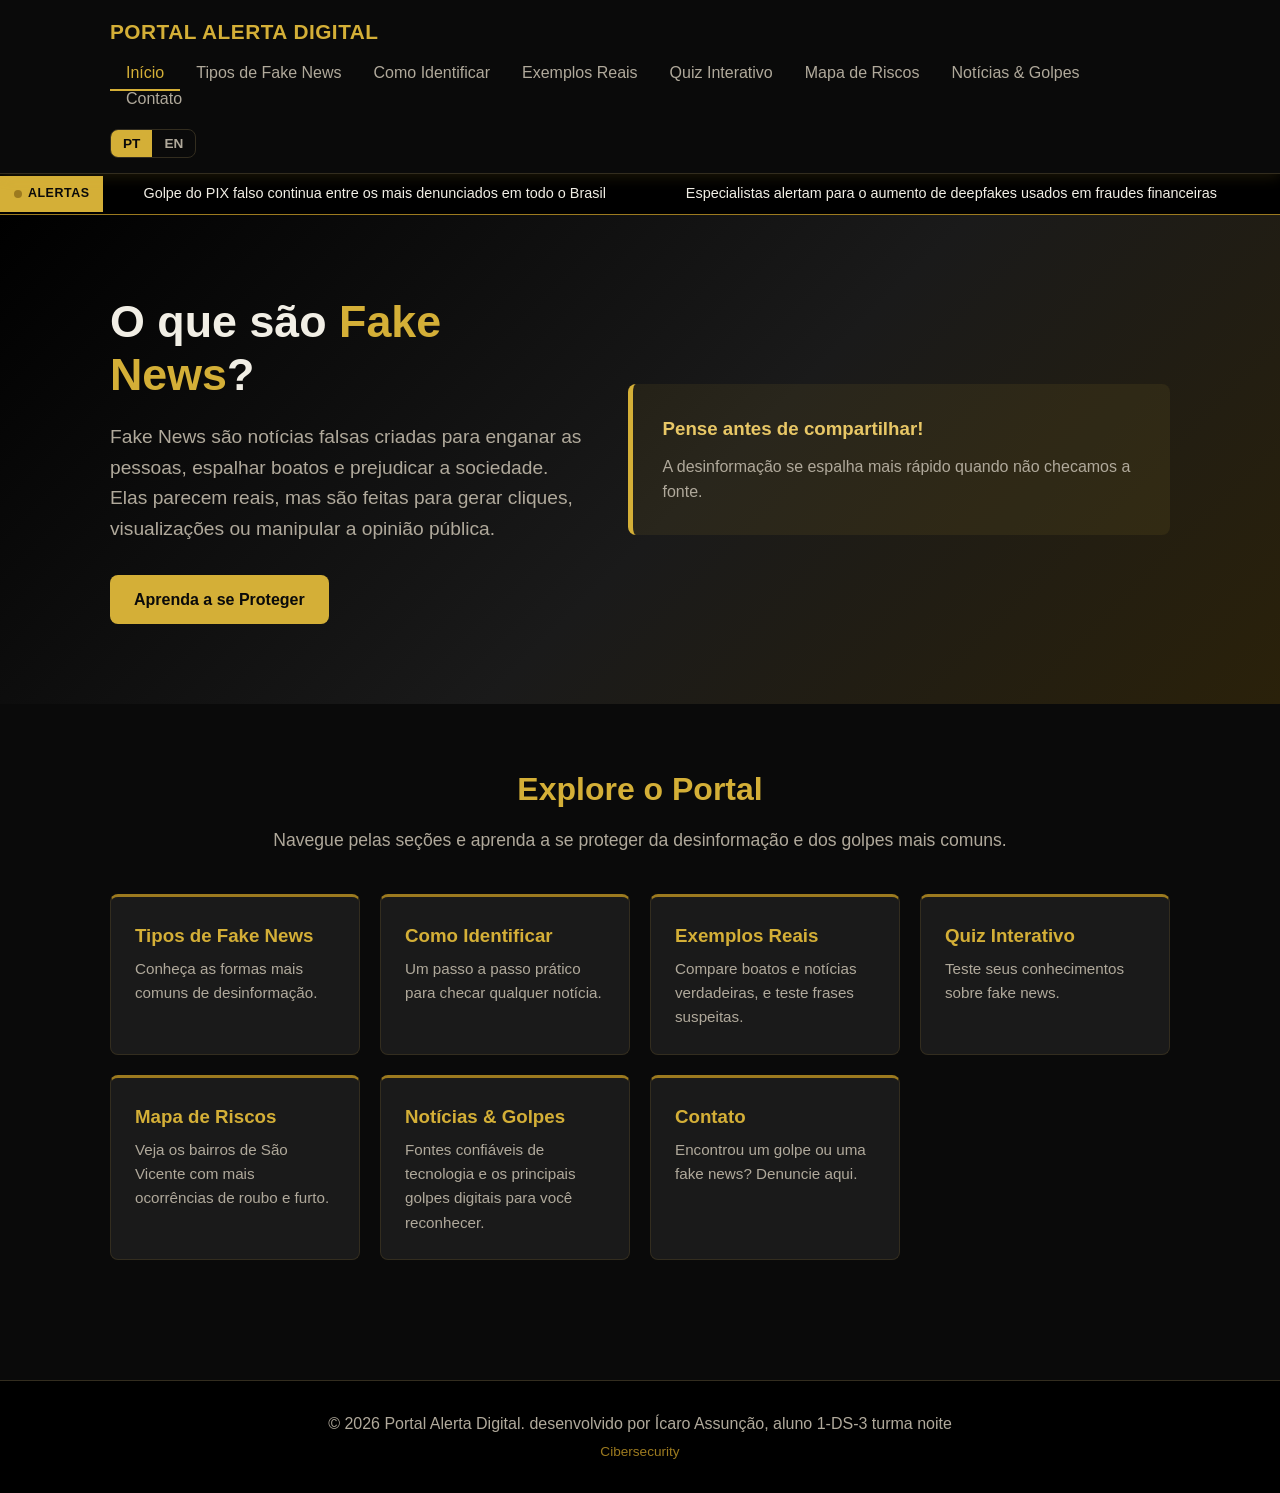
<file: index.html>
<!DOCTYPE html>
<html lang="pt-BR">
<head>
    <meta charset="UTF-8">
    <meta name="viewport" content="width=device-width, initial-scale=1.0">
    <title>Portal Alerta Digital - Contra as Fake News</title>
    <link rel="stylesheet" href="styles.css">
</head>
<body>

    <header class="main-header">
        <div class="container header-container">
            <a href="index.html" class="logo">PORTAL ALERTA DIGITAL</a>
            <div class="nav-right">
                <nav class="main-nav">
                    <ul>
                        <li><a href="index.html" data-i18n="nav.home">Início</a></li>
                        <li><a href="tipos.html" data-i18n="nav.types">Tipos de Fake News</a></li>
                        <li><a href="identificar.html" data-i18n="nav.identify">Como Identificar</a></li>
                        <li><a href="exemplos.html" data-i18n="nav.examples">Exemplos Reais</a></li>
                        <li><a href="quiz.html" data-i18n="nav.quiz">Quiz Interativo</a></li>
                        <li><a href="mapa.html" data-i18n="nav.map">Mapa de Riscos</a></li>
                        <li><a href="noticias.html" data-i18n="nav.news">Notícias &amp; Golpes</a></li>
                        <li><a href="contato.html" data-i18n="nav.contact">Contato</a></li>
                    </ul>
                </nav>
                <div class="lang-switch">
                    <button data-lang="pt" type="button">PT</button>
                    <button data-lang="en" type="button">EN</button>
                </div>
            </div>
        </div>
    </header>

    <div class="news-ticker" id="news-ticker">
        <div class="ticker-label">
            <span class="ticker-dot" id="ticker-dot"></span>
            <span id="ticker-label-text">AO VIVO</span>
        </div>
        <div class="ticker-viewport">
            <div class="ticker-track" id="ticker-track"></div>
        </div>
    </div>

    <section id="home" class="hero-section">
        <div class="container hero-container">
            <div class="hero-text">
                <h1>
                    <span data-i18n="home.heroPart1">O que são</span>
                    <span class="highlight" data-i18n="home.heroHighlight">Fake News</span><span data-i18n="home.heroQuestion">?</span>
                </h1>
                <p data-i18n="home.heroParagraph">Fake News são notícias falsas criadas para enganar as pessoas, espalhar boatos e prejudicar a sociedade. Elas parecem reais, mas são feitas para gerar cliques, visualizações ou manipular a opinião pública.</p>
                <a href="identificar.html" class="btn-primary" data-i18n="home.heroCta">Aprenda a se Proteger</a>
            </div>
            <div class="hero-badge">
                <div class="badge-content">
                    <h3 data-i18n="home.badgeTitle">Pense antes de compartilhar!</h3>
                    <p data-i18n="home.badgeText">A desinformação se espalha mais rápido quando não checamos a fonte.</p>
                </div>
            </div>
        </div>
    </section>

    <section class="section-padding">
        <div class="container">
            <h2 class="section-title" data-i18n="home.exploreTitle">Explore o Portal</h2>
            <p class="section-subtitle" data-i18n="home.exploreSubtitle">Navegue pelas seções e aprenda a se proteger da desinformação e dos golpes mais comuns.</p>

            <div class="quick-links">
                <a href="tipos.html" class="quick-link-card">
                    <h3 data-i18n="qlc.types.title">Tipos de Fake News</h3>
                    <p data-i18n="qlc.types.desc">Conheça as formas mais comuns de desinformação.</p>
                </a>
                <a href="identificar.html" class="quick-link-card">
                    <h3 data-i18n="qlc.identify.title">Como Identificar</h3>
                    <p data-i18n="qlc.identify.desc">Um passo a passo prático para checar qualquer notícia.</p>
                </a>
                <a href="exemplos.html" class="quick-link-card">
                    <h3 data-i18n="qlc.examples.title">Exemplos Reais</h3>
                    <p data-i18n="qlc.examples.desc">Compare boatos e notícias verdadeiras, e teste frases suspeitas.</p>
                </a>
                <a href="quiz.html" class="quick-link-card">
                    <h3 data-i18n="qlc.quiz.title">Quiz Interativo</h3>
                    <p data-i18n="qlc.quiz.desc">Teste seus conhecimentos sobre fake news.</p>
                </a>
                <a href="mapa.html" class="quick-link-card">
                    <h3 data-i18n="qlc.map.title">Mapa de Riscos</h3>
                    <p data-i18n="qlc.map.desc">Veja os bairros de São Vicente com mais ocorrências de roubo e furto.</p>
                </a>
                <a href="noticias.html" class="quick-link-card">
                    <h3 data-i18n="qlc.news.title">Notícias & Golpes</h3>
                    <p data-i18n="qlc.news.desc">Fontes confiáveis de tecnologia e os principais golpes digitais para você reconhecer.</p>
                </a>
                <a href="contato.html" class="quick-link-card">
                    <h3 data-i18n="qlc.contact.title">Contato</h3>
                    <p data-i18n="qlc.contact.desc">Encontrou um golpe ou uma fake news? Denuncie aqui.</p>
                </a>
            </div>
        </div>
    </section>

    <footer class="main-footer">
        <div class="container">
            <p data-i18n="footer.credit">© 2026 Portal Alerta Digital. desenvolvido por Ícaro Assunção, aluno 1-DS-3 turma noite</p>
            <p class="footer-sub">Cibersecurity</p>
        </div>
    </footer>

    <script src="i18n.js"></script>
    <script src="script.js"></script>
    <script src="news-ticker.js"></script>
</body>
</html>
</file>
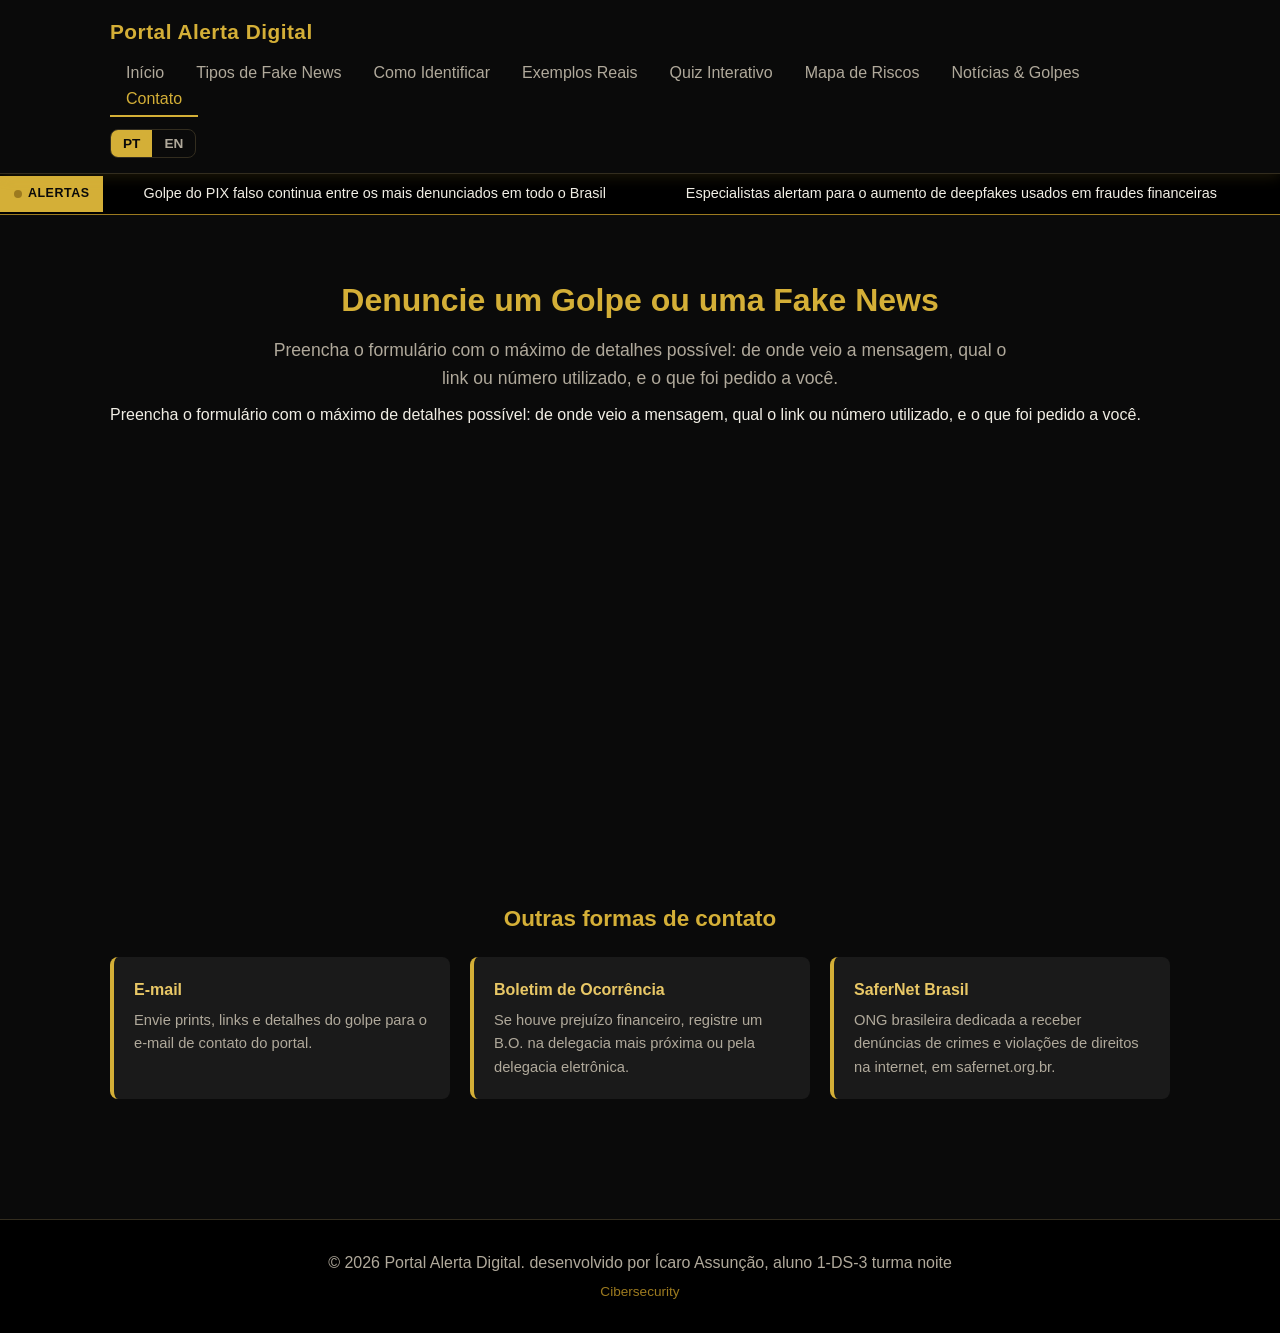
<file: contato.html>
<!DOCTYPE html>
<html lang="pt-BR">
<head>
    <meta charset="UTF-8">
    <meta name="viewport" content="width=device-width, initial-scale=1.0">
    <title>Contato e Denúncias - Portal Alerta Digital</title>
    <link rel="stylesheet" href="styles.css">
</head>
<body>

    <header class="main-header">
        <div class="container header-container">
            <a href="index.html" class="logo">Portal Alerta Digital</a>
            <div class="nav-right">
                <nav class="main-nav">
                    <ul>
                        <li><a href="index.html" data-i18n="nav.home">Início</a></li>
                        <li><a href="tipos.html" data-i18n="nav.types">Tipos de Fake News</a></li>
                        <li><a href="identificar.html" data-i18n="nav.identify">Como Identificar</a></li>
                        <li><a href="exemplos.html" data-i18n="nav.examples">Exemplos Reais</a></li>
                        <li><a href="quiz.html" data-i18n="nav.quiz">Quiz Interativo</a></li>
                        <li><a href="mapa.html" data-i18n="nav.map">Mapa de Riscos</a></li>
                        <li><a href="noticias.html" data-i18n="nav.news">Notícias &amp; Golpes</a></li>
                        <li><a href="contato.html" data-i18n="nav.contact">Contato</a></li>
                    </ul>
                </nav>
                <div class="lang-switch">
                    <button data-lang="pt" type="button">PT</button>
                    <button data-lang="en" type="button">EN</button>
                </div>
            </div>
        </div>
    </header>

    <div class="news-ticker" id="news-ticker">
        <div class="ticker-label">
            <span class="ticker-dot" id="ticker-dot"></span>
            <span id="ticker-label-text">AO VIVO</span>
        </div>
        <div class="ticker-viewport">
            <div class="ticker-track" id="ticker-track"></div>
        </div>
    </div>

    <section class="section-padding">
        <div class="container">
            <h2 class="section-title" data-i18n="contact.title">Denuncie um Golpe ou uma Fake News</h2>
            <p class="section-subtitle contact-intro" data-i18n="contact.subtitle">Preencha o formulário com o máximo de detalhes possível: de onde veio a mensagem, qual o link ou número utilizado, e o que foi pedido a você.</p>

        <title">Preencha o formulário com o máximo de detalhes possível: de onde veio a mensagem, qual o link ou número utilizado, e o que foi pedido a você.</p>

        
<iframe src="https://docs.google.com/forms/d/e/1FAIpQLSe-Jrm7P-BhrTfNwc4TquSmMSk2Nc-zAunF0l-q6Q7BkAdaPQ/viewform?embedded=true" width="640" height="421" frameborder="0" marginheight="0" marginwidth="0">Carregando…</iframe>


            <h3 class="contact-alt-title" data-i18n="contact.altTitle">Outras formas de contato</h3>
            <div class="tips-grid">
                <div class="tip-card">
                    <h4 data-i18n="contact.alt1.title">E-mail</h4>
                    <p data-i18n="contact.alt1.desc">Envie prints, links e detalhes do golpe para o e-mail de contato do portal.</p>
                </div>
                <div class="tip-card">
                    <h4 data-i18n="contact.alt2.title">Boletim de Ocorrência</h4>
                    <p data-i18n="contact.alt2.desc">Se houve prejuízo financeiro, registre um B.O. na delegacia mais próxima ou pela delegacia eletrônica.</p>
                </div>
                <div class="tip-card">
                    <h4 data-i18n="contact.alt3.title">SaferNet Brasil</h4>
                    <p data-i18n="contact.alt3.desc">ONG brasileira dedicada a receber denúncias de crimes e violações de direitos na internet, em safernet.org.br.</p>
                </div>
            </div>
        </div>
    </section>

    <footer class="main-footer">
        <div class="container">
            <p data-i18n="footer.credit">© 2026 Portal Alerta Digital. desenvolvido por Ícaro Assunção, aluno 1-DS-3 turma noite</p>
            <p class="footer-sub">Cibersecurity</p>
        </div>
    </footer>

    <script src="i18n.js"></script>
    <script src="script.js"></script>
    <script src="news-ticker.js"></script>
</body>
</html>
</file>
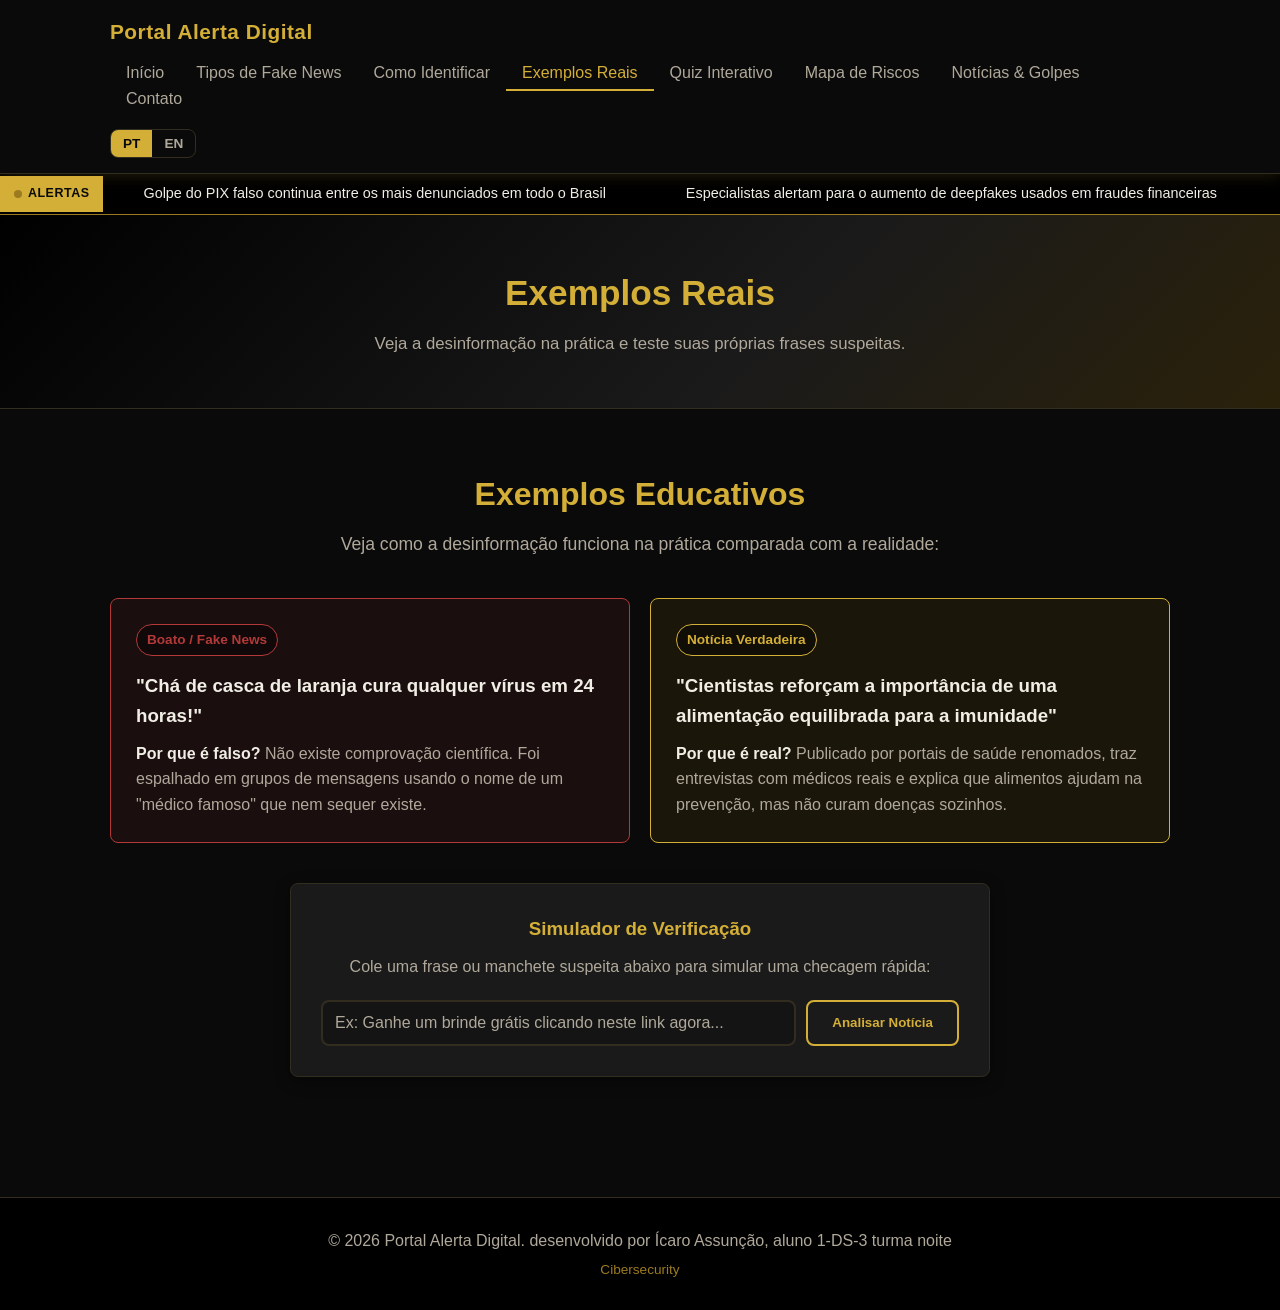
<file: exemplos.html>
<!DOCTYPE html>
<html lang="pt-BR">
<head>
    <meta charset="UTF-8">
    <meta name="viewport" content="width=device-width, initial-scale=1.0">
    <title>Exemplos Reais - Portal Alerta Digital</title>
    <link rel="stylesheet" href="styles.css">
</head>
<body>

    <header class="main-header">
        <div class="container header-container">
            <a href="index.html" class="logo">Portal Alerta Digital</a>
            <div class="nav-right">
                <nav class="main-nav">
                    <ul>
                        <li><a href="index.html" data-i18n="nav.home">Início</a></li>
                        <li><a href="tipos.html" data-i18n="nav.types">Tipos de Fake News</a></li>
                        <li><a href="identificar.html" data-i18n="nav.identify">Como Identificar</a></li>
                        <li><a href="exemplos.html" data-i18n="nav.examples">Exemplos Reais</a></li>
                        <li><a href="quiz.html" data-i18n="nav.quiz">Quiz Interativo</a></li>
                        <li><a href="mapa.html" data-i18n="nav.map">Mapa de Riscos</a></li>
                        <li><a href="noticias.html" data-i18n="nav.news">Notícias &amp; Golpes</a></li>
                        <li><a href="contato.html" data-i18n="nav.contact">Contato</a></li>
                    </ul>
                </nav>
                <div class="lang-switch">
                    <button data-lang="pt" type="button">PT</button>
                    <button data-lang="en" type="button">EN</button>
                </div>
            </div>
        </div>
    </header>

    <div class="news-ticker" id="news-ticker">
        <div class="ticker-label">
            <span class="ticker-dot" id="ticker-dot"></span>
            <span id="ticker-label-text">AO VIVO</span>
        </div>
        <div class="ticker-viewport">
            <div class="ticker-track" id="ticker-track"></div>
        </div>
    </div>

    <section class="page-hero">
        <div class="container">
            <h1 data-i18n="examples.heroTitle">Exemplos Reais</h1>
            <p data-i18n="examples.heroSubtitle">Veja a desinformação na prática e teste suas próprias frases suspeitas.</p>
        </div>
    </section>

    <section class="section-padding">
        <div class="container">
            <h2 class="section-title" data-i18n="examples.title">Exemplos Educativos</h2>
            <p class="section-subtitle" data-i18n="examples.subtitle">Veja como a desinformação funciona na prática comparada com a realidade:</p>

            <div class="comparison-container">
                <div class="comparison-box fake">
                    <div class="box-badge" data-i18n="examples.fakeBadge">Boato / Fake News</div>
                    <h3 data-i18n="examples.fakeTitle">"Chá de casca de laranja cura qualquer vírus em 24 horas!"</h3>
                    <p><strong data-i18n="examples.fakeWhy">Por que é falso?</strong> <span data-i18n="examples.fakeDesc">Não existe comprovação científica. Foi espalhado em grupos de mensagens usando o nome de um "médico famoso" que nem sequer existe.</span></p>
                </div>
                <div class="comparison-box real">
                    <div class="box-badge" data-i18n="examples.realBadge">Notícia Verdadeira</div>
                    <h3 data-i18n="examples.realTitle">"Cientistas reforçam a importância de uma alimentação equilibrada para a imunidade"</h3>
                    <p><strong data-i18n="examples.realWhy">Por que é real?</strong> <span data-i18n="examples.realDesc">Publicado por portais de saúde renomados, traz entrevistas com médicos reais e explica que alimentos ajudam na prevenção, mas não curam doenças sozinhos.</span></p>
                </div>
            </div>

            <div class="checker-tool">
                <h3 data-i18n="examples.checkerTitle">Simulador de Verificação</h3>
                <p data-i18n="examples.checkerText">Cole uma frase ou manchete suspeita abaixo para simular uma checagem rápida:</p>
                <div class="checker-input-group">
                    <input type="text" id="news-input" data-i18n-placeholder="examples.checkerPlaceholder" placeholder="Ex: Ganhe um brinde grátis clicando neste link agora...">
                    <button onclick="simularVerificacao()" class="btn-accent" data-i18n="examples.checkerButton">Analisar Notícia</button>
                </div>
                <div id="checker-result" class="checker-result-box hidden"></div>
            </div>
        </div>
    </section>

    <footer class="main-footer">
        <div class="container">
            <p data-i18n="footer.credit">© 2026 Portal Alerta Digital. desenvolvido por Ícaro Assunção, aluno 1-DS-3 turma noite</p>
            <p class="footer-sub">Cibersecurity</p>
        </div>
    </footer>

    <script src="i18n.js"></script>
    <script src="script.js"></script>
    <script src="news-ticker.js"></script>
</body>
</html>
</file>
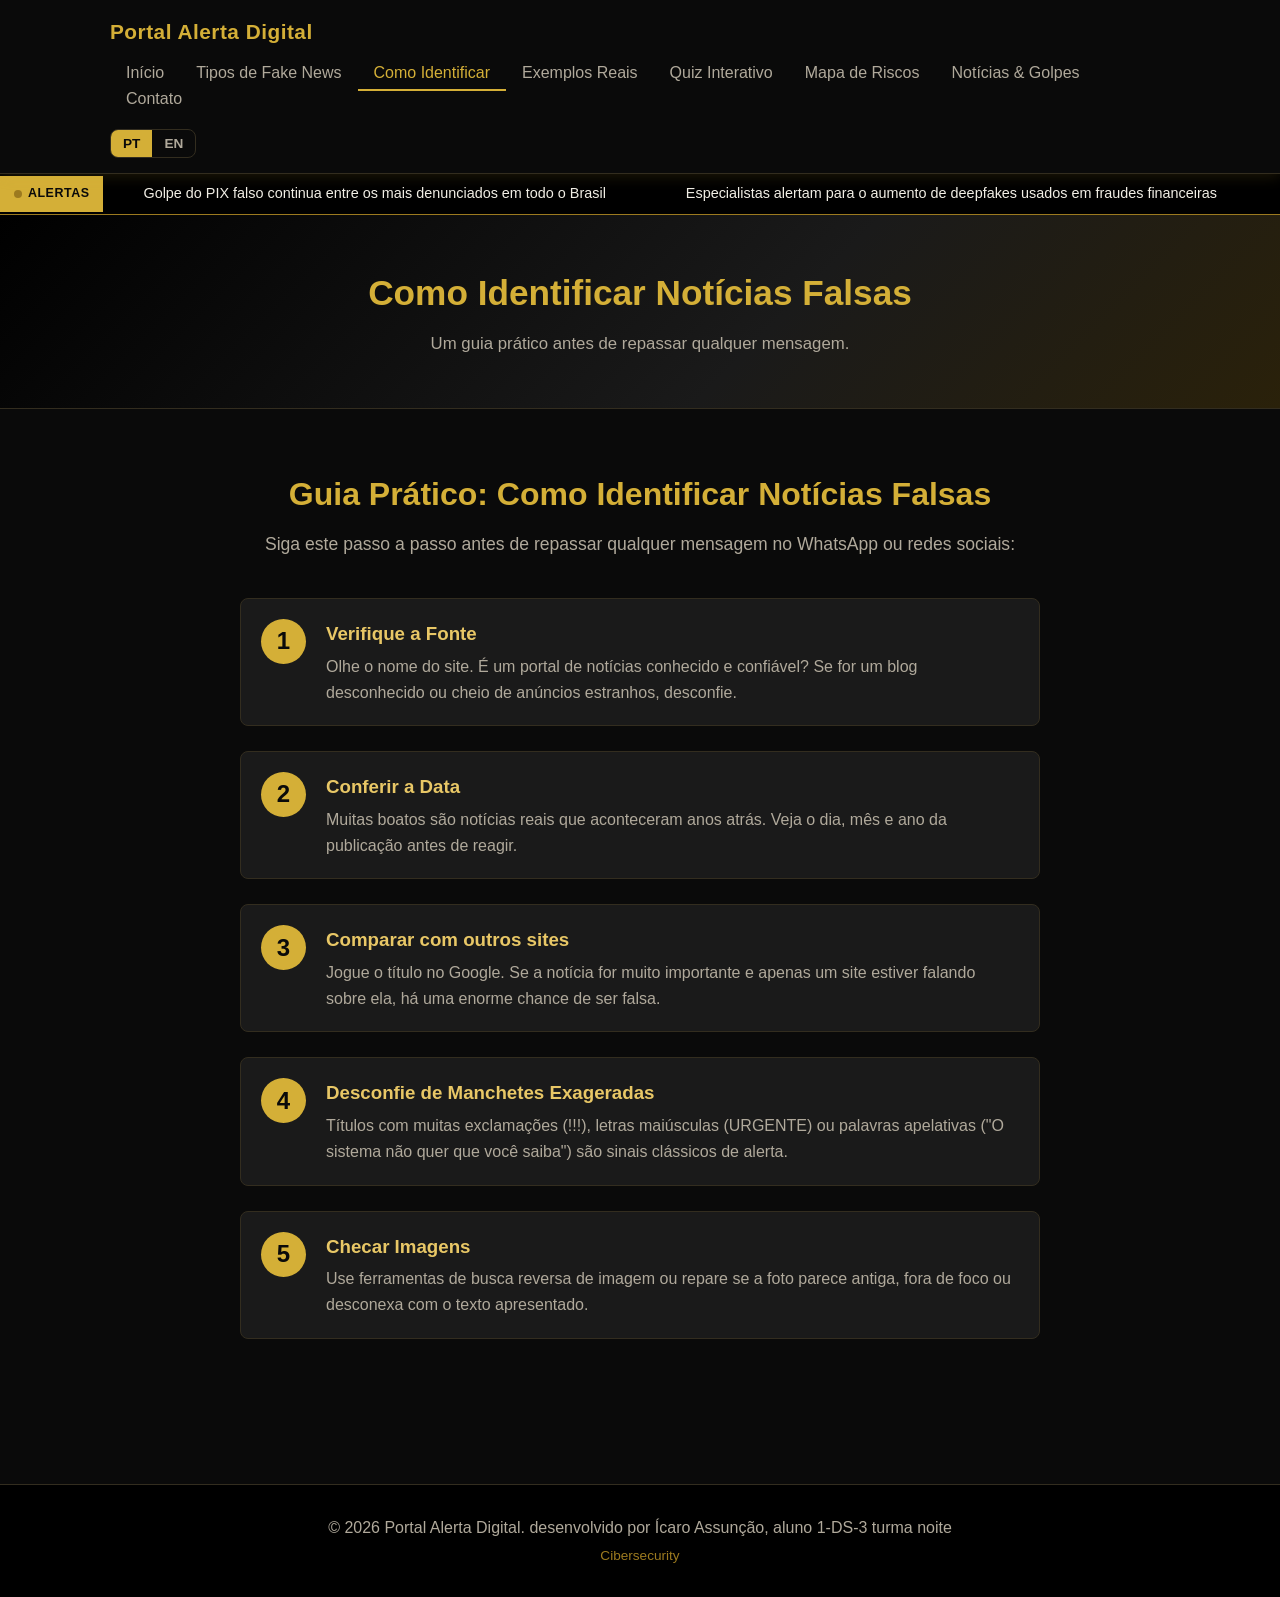
<file: identificar.html>
<!DOCTYPE html>
<html lang="pt-BR">
<head>
    <meta charset="UTF-8">
    <meta name="viewport" content="width=device-width, initial-scale=1.0">
    <title>Como Identificar Fake News - Portal Alerta Digital</title>
    <link rel="stylesheet" href="styles.css">
</head>
<body>

    <header class="main-header">
        <div class="container header-container">
            <a href="index.html" class="logo">Portal Alerta Digital</a>
            <div class="nav-right">
                <nav class="main-nav">
                    <ul>
                        <li><a href="index.html" data-i18n="nav.home">Início</a></li>
                        <li><a href="tipos.html" data-i18n="nav.types">Tipos de Fake News</a></li>
                        <li><a href="identificar.html" data-i18n="nav.identify">Como Identificar</a></li>
                        <li><a href="exemplos.html" data-i18n="nav.examples">Exemplos Reais</a></li>
                        <li><a href="quiz.html" data-i18n="nav.quiz">Quiz Interativo</a></li>
                        <li><a href="mapa.html" data-i18n="nav.map">Mapa de Riscos</a></li>
                        <li><a href="noticias.html" data-i18n="nav.news">Notícias &amp; Golpes</a></li>
                        <li><a href="contato.html" data-i18n="nav.contact">Contato</a></li>
                    </ul>
                </nav>
                <div class="lang-switch">
                    <button data-lang="pt" type="button">PT</button>
                    <button data-lang="en" type="button">EN</button>
                </div>
            </div>
        </div>
    </header>

    <div class="news-ticker" id="news-ticker">
        <div class="ticker-label">
            <span class="ticker-dot" id="ticker-dot"></span>
            <span id="ticker-label-text">AO VIVO</span>
        </div>
        <div class="ticker-viewport">
            <div class="ticker-track" id="ticker-track"></div>
        </div>
    </div>

    <section class="page-hero">
        <div class="container">
            <h1 data-i18n="identify.heroTitle">Como Identificar Notícias Falsas</h1>
            <p data-i18n="identify.heroSubtitle">Um guia prático antes de repassar qualquer mensagem.</p>
        </div>
    </section>

    <section class="section-padding">
        <div class="container">
            <h2 class="section-title" data-i18n="identify.title">Guia Prático: Como Identificar Notícias Falsas</h2>
            <p class="section-subtitle" data-i18n="identify.subtitle">Siga este passo a passo antes de repassar qualquer mensagem no WhatsApp ou redes sociais:</p>

            <div class="steps-container">
                <div class="step-item">
                    <div class="step-number">1</div>
                    <div class="step-content">
                        <h3 data-i18n="identify.step1.title">Verifique a Fonte</h3>
                        <p data-i18n="identify.step1.desc">Olhe o nome do site. É um portal de notícias conhecido e confiável? Se for um blog desconhecido ou cheio de anúncios estranhos, desconfie.</p>
                    </div>
                </div>

                <div class="step-item">
                    <div class="step-number">2</div>
                    <div class="step-content">
                        <h3 data-i18n="identify.step2.title">Conferir a Data</h3>
                        <p data-i18n="identify.step2.desc">Muitas boatos são notícias reais que aconteceram anos atrás. Veja o dia, mês e ano da publicação antes de reagir.</p>
                    </div>
                </div>

                <div class="step-item">
                    <div class="step-number">3</div>
                    <div class="step-content">
                        <h3 data-i18n="identify.step3.title">Comparar com outros sites</h3>
                        <p data-i18n="identify.step3.desc">Jogue o título no Google. Se a notícia for muito importante e apenas um site estiver falando sobre ela, há uma enorme chance de ser falsa.</p>
                    </div>
                </div>

                <div class="step-item">
                    <div class="step-number">4</div>
                    <div class="step-content">
                        <h3 data-i18n="identify.step4.title">Desconfie de Manchetes Exageradas</h3>
                        <p data-i18n="identify.step4.desc">Títulos com muitas exclamações (!!!), letras maiúsculas (URGENTE) ou palavras apelativas ("O sistema não quer que você saiba") são sinais clássicos de alerta.</p>
                    </div>
                </div>

                <div class="step-item">
                    <div class="step-number">5</div>
                    <div class="step-content">
                        <h3 data-i18n="identify.step5.title">Checar Imagens</h3>
                        <p data-i18n="identify.step5.desc">Use ferramentas de busca reversa de imagem ou repare se a foto parece antiga, fora de foco ou desconexa com o texto apresentado.</p>
                    </div>
                </div>
            </div>
        </div>
    </section>

    <footer class="main-footer">
        <div class="container">
            <p data-i18n="footer.credit">© 2026 Portal Alerta Digital. desenvolvido por Ícaro Assunção, aluno 1-DS-3 turma noite</p>
            <p class="footer-sub">Cibersecurity</p>
        </div>
    </footer>

    <script src="i18n.js"></script>
    <script src="script.js"></script>
    <script src="news-ticker.js"></script>
</body>
</html>
</file>
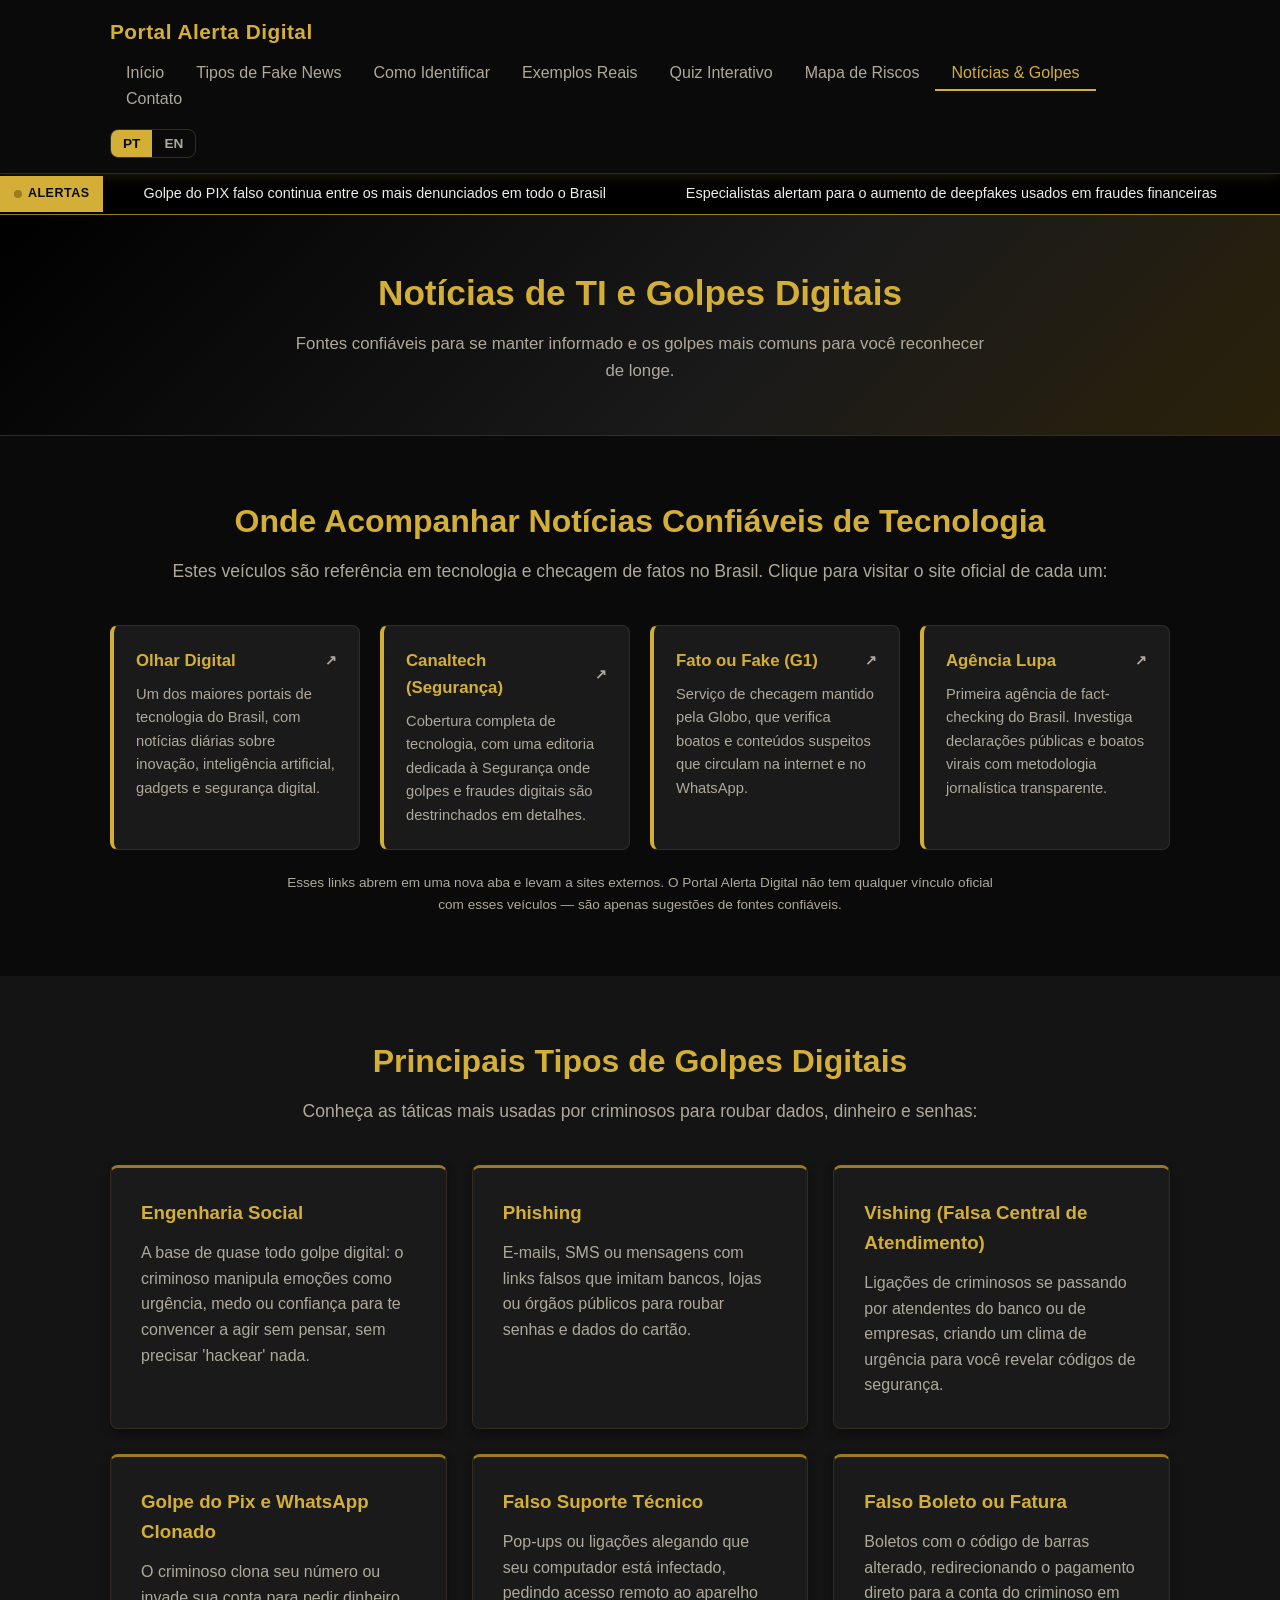
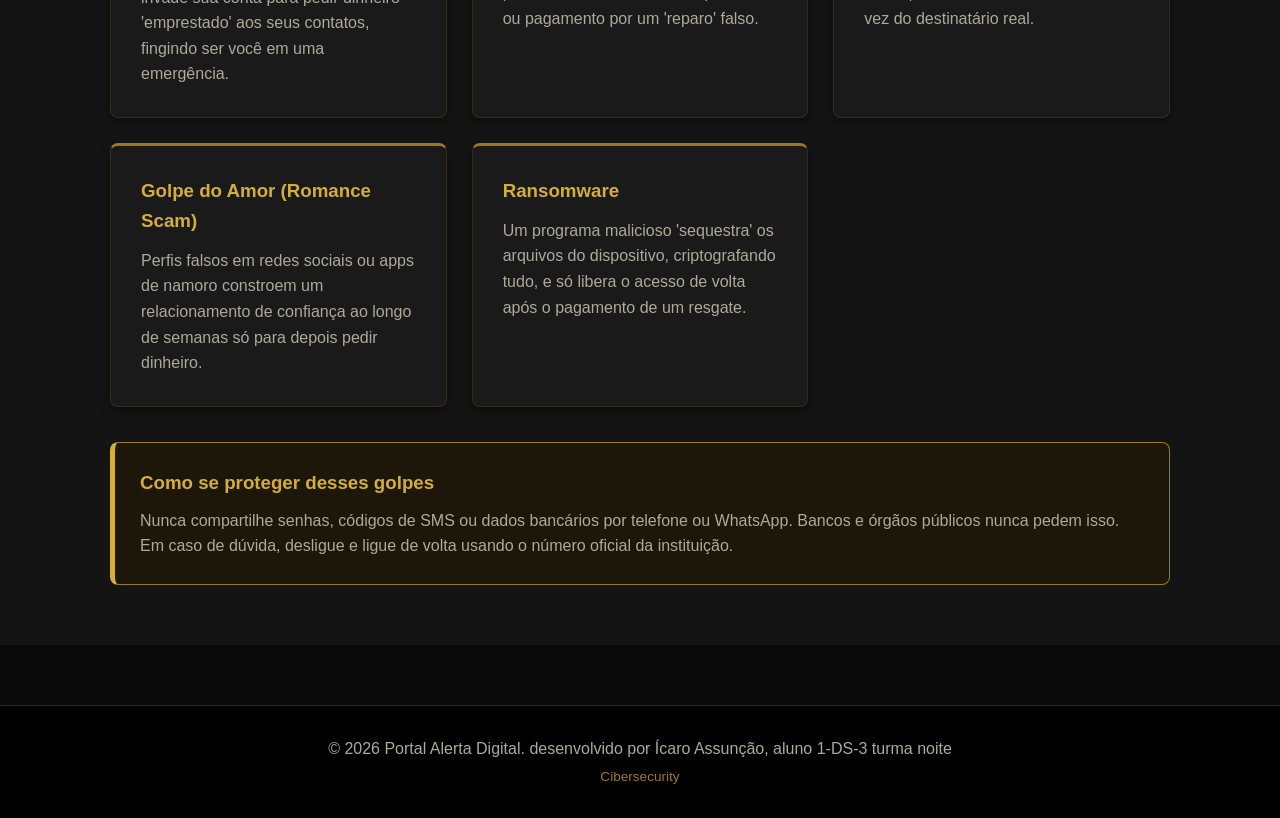
<file: noticias.html>
<!DOCTYPE html>
<html lang="pt-BR">
<head>
    <meta charset="UTF-8">
    <meta name="viewport" content="width=device-width, initial-scale=1.0">
    <title>Notícias de TI e Golpes Digitais - Portal Alerta Digital</title>
    <link rel="stylesheet" href="styles.css">
</head>
<body>

    <header class="main-header">
        <div class="container header-container">
            <a href="index.html" class="logo">Portal Alerta Digital</a>
            <div class="nav-right">
                <nav class="main-nav">
                    <ul>
                        <li><a href="index.html" data-i18n="nav.home">Início</a></li>
                        <li><a href="tipos.html" data-i18n="nav.types">Tipos de Fake News</a></li>
                        <li><a href="identificar.html" data-i18n="nav.identify">Como Identificar</a></li>
                        <li><a href="exemplos.html" data-i18n="nav.examples">Exemplos Reais</a></li>
                        <li><a href="quiz.html" data-i18n="nav.quiz">Quiz Interativo</a></li>
                        <li><a href="mapa.html" data-i18n="nav.map">Mapa de Riscos</a></li>
                        <li><a href="noticias.html" data-i18n="nav.news">Notícias &amp; Golpes</a></li>
                        <li><a href="contato.html" data-i18n="nav.contact">Contato</a></li>
                    </ul>
                </nav>
                <div class="lang-switch">
                    <button data-lang="pt" type="button">PT</button>
                    <button data-lang="en" type="button">EN</button>
                </div>
            </div>
        </div>
    </header>

    <div class="news-ticker" id="news-ticker">
        <div class="ticker-label">
            <span class="ticker-dot" id="ticker-dot"></span>
            <span id="ticker-label-text">AO VIVO</span>
        </div>
        <div class="ticker-viewport">
            <div class="ticker-track" id="ticker-track"></div>
        </div>
    </div>

    <section class="page-hero">
        <div class="container">
            <h1 data-i18n="news.heroTitle">Notícias de TI e Golpes Digitais</h1>
            <p data-i18n="news.heroSubtitle">Fontes confiáveis para se manter informado e os golpes mais comuns para você reconhecer de longe.</p>
        </div>
    </section>

    <section class="section-padding">
        <div class="container">
            <h2 class="section-title" data-i18n="news.sourcesTitle">Onde Acompanhar Notícias Confiáveis de Tecnologia</h2>
            <p class="section-subtitle" data-i18n="news.sourcesSubtitle">Estes veículos são referência em tecnologia e checagem de fatos no Brasil. Clique para visitar o site oficial de cada um:</p>

            <div class="source-grid">
                <a href="https://olhardigital.com.br/" target="_blank" rel="noopener noreferrer" class="source-card">
                    <h3><span data-i18n="news.source1.name">Olhar Digital</span> <span class="external-icon">↗</span></h3>
                    <p data-i18n="news.source1.desc">Um dos maiores portais de tecnologia do Brasil, com notícias diárias sobre inovação, inteligência artificial, gadgets e segurança digital.</p>
                </a>
                <a href="https://canaltech.com.br/seguranca/" target="_blank" rel="noopener noreferrer" class="source-card">
                    <h3><span data-i18n="news.source2.name">Canaltech (Segurança)</span> <span class="external-icon">↗</span></h3>
                    <p data-i18n="news.source2.desc">Cobertura completa de tecnologia, com uma editoria dedicada à Segurança onde golpes e fraudes digitais são destrinchados em detalhes.</p>
                </a>
                <a href="https://g1.globo.com/fato-ou-fake/" target="_blank" rel="noopener noreferrer" class="source-card">
                    <h3><span data-i18n="news.source3.name">Fato ou Fake (G1)</span> <span class="external-icon">↗</span></h3>
                    <p data-i18n="news.source3.desc">Serviço de checagem mantido pela Globo, que verifica boatos e conteúdos suspeitos que circulam na internet e no WhatsApp.</p>
                </a>
                <a href="https://www.agencialupa.org/" target="_blank" rel="noopener noreferrer" class="source-card">
                    <h3><span data-i18n="news.source4.name">Agência Lupa</span> <span class="external-icon">↗</span></h3>
                    <p data-i18n="news.source4.desc">Primeira agência de fact-checking do Brasil. Investiga declarações públicas e boatos virais com metodologia jornalística transparente.</p>
                </a>
            </div>
            <p class="sources-note" data-i18n="news.sourcesNote">Esses links abrem em uma nova aba e levam a sites externos. O Portal Alerta Digital não tem qualquer vínculo oficial com esses veículos — são apenas sugestões de fontes confiáveis.</p>
        </div>
    </section>

    <section class="section-padding bg-light">
        <div class="container">
            <h2 class="section-title" data-i18n="news.scamsTitle">Principais Tipos de Golpes Digitais</h2>
            <p class="section-subtitle" data-i18n="news.scamsSubtitle">Conheça as táticas mais usadas por criminosos para roubar dados, dinheiro e senhas:</p>

            <div class="grid-layout">
                <div class="card">
                    <h3 data-i18n="news.scam1.title">Engenharia Social</h3>
                    <p data-i18n="news.scam1.desc">A base de quase todo golpe digital: o criminoso manipula emoções como urgência, medo ou confiança para te convencer a agir sem pensar, sem precisar 'hackear' nada.</p>
                </div>
                <div class="card">
                    <h3 data-i18n="news.scam2.title">Phishing</h3>
                    <p data-i18n="news.scam2.desc">E-mails, SMS ou mensagens com links falsos que imitam bancos, lojas ou órgãos públicos para roubar senhas e dados do cartão.</p>
                </div>
                <div class="card">
                    <h3 data-i18n="news.scam3.title">Vishing (Falsa Central de Atendimento)</h3>
                    <p data-i18n="news.scam3.desc">Ligações de criminosos se passando por atendentes do banco ou de empresas, criando um clima de urgência para você revelar códigos de segurança.</p>
                </div>
                <div class="card">
                    <h3 data-i18n="news.scam4.title">Golpe do Pix e WhatsApp Clonado</h3>
                    <p data-i18n="news.scam4.desc">O criminoso clona seu número ou invade sua conta para pedir dinheiro 'emprestado' aos seus contatos, fingindo ser você em uma emergência.</p>
                </div>
                <div class="card">
                    <h3 data-i18n="news.scam5.title">Falso Suporte Técnico</h3>
                    <p data-i18n="news.scam5.desc">Pop-ups ou ligações alegando que seu computador está infectado, pedindo acesso remoto ao aparelho ou pagamento por um 'reparo' falso.</p>
                </div>
                <div class="card">
                    <h3 data-i18n="news.scam6.title">Falso Boleto ou Fatura</h3>
                    <p data-i18n="news.scam6.desc">Boletos com o código de barras alterado, redirecionando o pagamento direto para a conta do criminoso em vez do destinatário real.</p>
                </div>
                <div class="card">
                    <h3 data-i18n="news.scam7.title">Golpe do Amor (Romance Scam)</h3>
                    <p data-i18n="news.scam7.desc">Perfis falsos em redes sociais ou apps de namoro constroem um relacionamento de confiança ao longo de semanas só para depois pedir dinheiro.</p>
                </div>
                <div class="card">
                    <h3 data-i18n="news.scam8.title">Ransomware</h3>
                    <p data-i18n="news.scam8.desc">Um programa malicioso 'sequestra' os arquivos do dispositivo, criptografando tudo, e só libera o acesso de volta após o pagamento de um resgate.</p>
                </div>
            </div>

            <div class="scam-callout">
                <h3 data-i18n="news.scamsTipTitle">Como se proteger desses golpes</h3>
                <p data-i18n="news.scamsTipText">Nunca compartilhe senhas, códigos de SMS ou dados bancários por telefone ou WhatsApp. Bancos e órgãos públicos nunca pedem isso. Em caso de dúvida, desligue e ligue de volta usando o número oficial da instituição.</p>
            </div>
        </div>
    </section>

    <footer class="main-footer">
        <div class="container">
            <p data-i18n="footer.credit">© 2026 Portal Alerta Digital. desenvolvido por Ícaro Assunção, aluno 1-DS-3 turma noite</p>
            <p class="footer-sub">Cibersecurity</p>
        </div>
    </footer>

    <script src="i18n.js"></script>
    <script src="script.js"></script>
    <script src="news-ticker.js"></script>
</body>
</html>
</file>
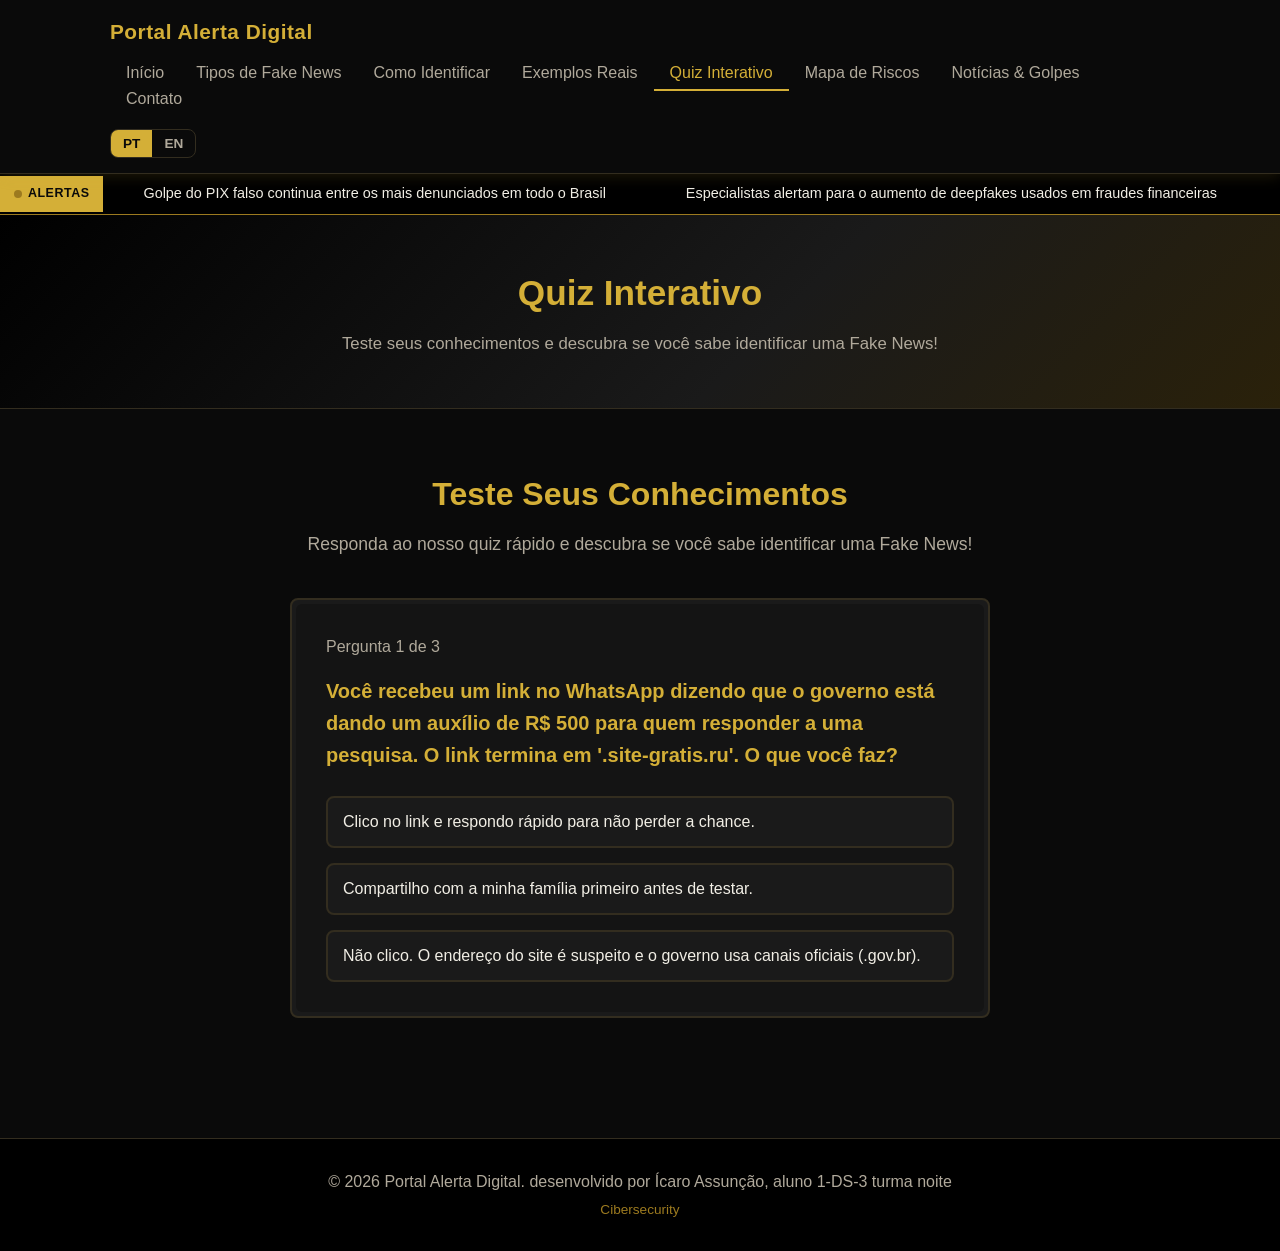
<file: quiz.html>
<!DOCTYPE html>
<html lang="pt-BR">
<head>
    <meta charset="UTF-8">
    <meta name="viewport" content="width=device-width, initial-scale=1.0">
    <title>Quiz Interativo - Portal Alerta Digital</title>
    <link rel="stylesheet" href="styles.css">
</head>
<body>

    <header class="main-header">
        <div class="container header-container">
            <a href="index.html" class="logo">Portal Alerta Digital</a>
            <div class="nav-right">
                <nav class="main-nav">
                    <ul>
                        <li><a href="index.html" data-i18n="nav.home">Início</a></li>
                        <li><a href="tipos.html" data-i18n="nav.types">Tipos de Fake News</a></li>
                        <li><a href="identificar.html" data-i18n="nav.identify">Como Identificar</a></li>
                        <li><a href="exemplos.html" data-i18n="nav.examples">Exemplos Reais</a></li>
                        <li><a href="quiz.html" data-i18n="nav.quiz">Quiz Interativo</a></li>
                        <li><a href="mapa.html" data-i18n="nav.map">Mapa de Riscos</a></li>
                        <li><a href="noticias.html" data-i18n="nav.news">Notícias &amp; Golpes</a></li>
                        <li><a href="contato.html" data-i18n="nav.contact">Contato</a></li>
                    </ul>
                </nav>
                <div class="lang-switch">
                    <button data-lang="pt" type="button">PT</button>
                    <button data-lang="en" type="button">EN</button>
                </div>
            </div>
        </div>
    </header>

    <div class="news-ticker" id="news-ticker">
        <div class="ticker-label">
            <span class="ticker-dot" id="ticker-dot"></span>
            <span id="ticker-label-text">AO VIVO</span>
        </div>
        <div class="ticker-viewport">
            <div class="ticker-track" id="ticker-track"></div>
        </div>
    </div>

    <section class="page-hero">
        <div class="container">
            <h1 data-i18n="quiz.heroTitle">Quiz Interativo</h1>
            <p data-i18n="quiz.heroSubtitle">Teste seus conhecimentos e descubra se você sabe identificar uma Fake News!</p>
        </div>
    </section>

    <section class="section-padding">
        <div class="container">
            <h2 class="section-title" data-i18n="quiz.title">Teste Seus Conhecimentos</h2>
            <p class="section-subtitle" data-i18n="quiz.subtitle">Responda ao nosso quiz rápido e descubra se você sabe identificar uma Fake News!</p>

            <div class="quiz-card">
                <div id="quiz-container">
                    <div class="quiz-header">
                        <span id="quiz-progress">Pergunta 1 de 3</span>
                    </div>
                    <h3 id="quiz-question">Carregando...</h3>

                    <div class="quiz-options"></div>
                </div>

                <div id="result-container" class="hidden">
                    <h3 data-i18n="quiz.resultTitle">Quiz Concluído!</h3>
                    <p id="result-score">Você acertou 0 de 3 perguntas.</p>
                    <p id="result-feedback"></p>
                    <button onclick="restartQuiz()" class="btn-primary" data-i18n="quiz.tryAgain">Tentar Novamente</button>
                </div>
            </div>
        </div>
    </section>

    <footer class="main-footer">
        <div class="container">
            <p data-i18n="footer.credit">© 2026 Portal Alerta Digital. desenvolvido por Ícaro Assunção, aluno 1-DS-3 turma noite</p>
            <p class="footer-sub">Cibersecurity</p>
        </div>
    </footer>

    <script src="i18n.js"></script>
    <script src="script.js"></script>
    <script src="news-ticker.js"></script>
    <script src="quiz.js"></script>
</body>
</html>
</file>
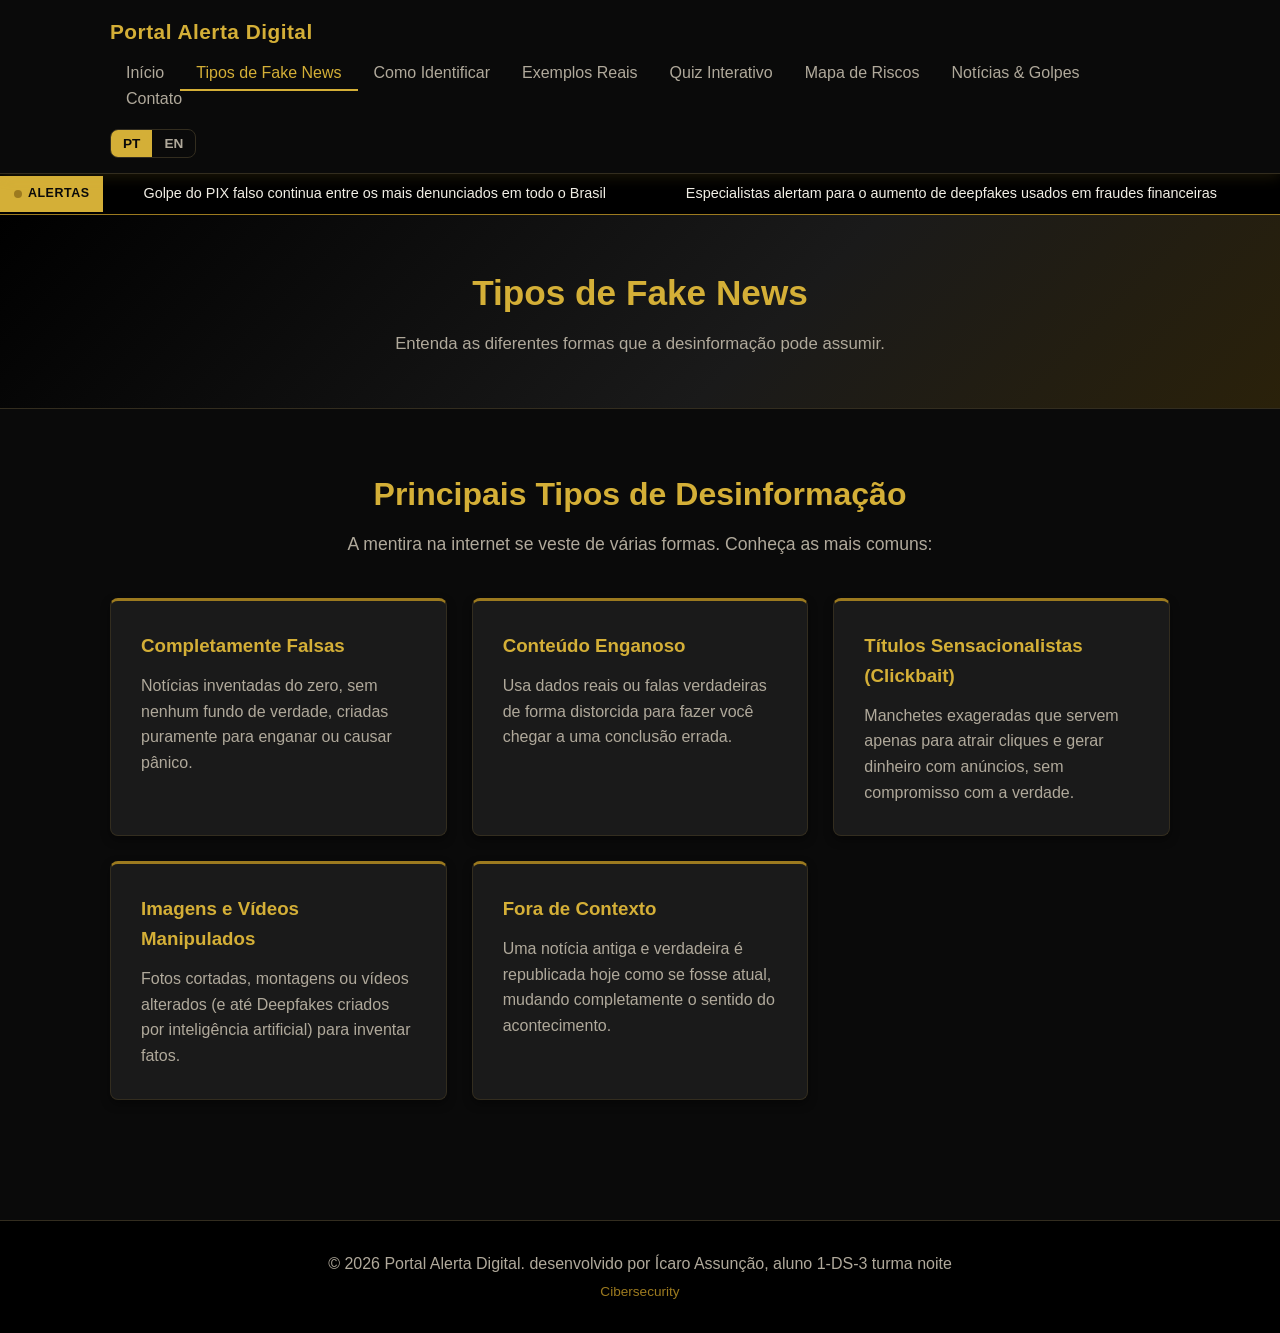
<file: tipos.html>
<!DOCTYPE html>
<html lang="pt-BR">
<head>
    <meta charset="UTF-8">
    <meta name="viewport" content="width=device-width, initial-scale=1.0">
    <title>Tipos de Fake News - Portal Alerta Digital</title>
    <link rel="stylesheet" href="styles.css">
</head>
<body>

    <header class="main-header">
        <div class="container header-container">
            <a href="index.html" class="logo">Portal Alerta Digital</a>
            <div class="nav-right">
                <nav class="main-nav">
                    <ul>
                        <li><a href="index.html" data-i18n="nav.home">Início</a></li>
                        <li><a href="tipos.html" data-i18n="nav.types">Tipos de Fake News</a></li>
                        <li><a href="identificar.html" data-i18n="nav.identify">Como Identificar</a></li>
                        <li><a href="exemplos.html" data-i18n="nav.examples">Exemplos Reais</a></li>
                        <li><a href="quiz.html" data-i18n="nav.quiz">Quiz Interativo</a></li>
                        <li><a href="mapa.html" data-i18n="nav.map">Mapa de Riscos</a></li>
                        <li><a href="noticias.html" data-i18n="nav.news">Notícias &amp; Golpes</a></li>
                        <li><a href="contato.html" data-i18n="nav.contact">Contato</a></li>
                    </ul>
                </nav>
                <div class="lang-switch">
                    <button data-lang="pt" type="button">PT</button>
                    <button data-lang="en" type="button">EN</button>
                </div>
            </div>
        </div>
    </header>

    <div class="news-ticker" id="news-ticker">
        <div class="ticker-label">
            <span class="ticker-dot" id="ticker-dot"></span>
            <span id="ticker-label-text">AO VIVO</span>
        </div>
        <div class="ticker-viewport">
            <div class="ticker-track" id="ticker-track"></div>
        </div>
    </div>

    <section class="page-hero">
        <div class="container">
            <h1 data-i18n="types.heroTitle">Tipos de Fake News</h1>
            <p data-i18n="types.heroSubtitle">Entenda as diferentes formas que a desinformação pode assumir.</p>
        </div>
    </section>

    <section class="section-padding">
        <div class="container">
            <h2 class="section-title" data-i18n="types.title">Principais Tipos de Desinformação</h2>
            <p class="section-subtitle" data-i18n="types.subtitle">A mentira na internet se veste de várias formas. Conheça as mais comuns:</p>

            <div class="grid-layout">
                <div class="card">
                    <h3 data-i18n="types.card1.title">Completamente Falsas</h3>
                    <p data-i18n="types.card1.desc">Notícias inventadas do zero, sem nenhum fundo de verdade, criadas puramente para enganar ou causar pânico.</p>
                </div>
                <div class="card">
                    <h3 data-i18n="types.card2.title">Conteúdo Enganoso</h3>
                    <p data-i18n="types.card2.desc">Usa dados reais ou falas verdadeiras de forma distorcida para fazer você chegar a uma conclusão errada.</p>
                </div>
                <div class="card">
                    <h3 data-i18n="types.card3.title">Títulos Sensacionalistas (Clickbait)</h3>
                    <p data-i18n="types.card3.desc">Manchetes exageradas que servem apenas para atrair cliques e gerar dinheiro com anúncios, sem compromisso com a verdade.</p>
                </div>
                <div class="card">
                    <h3 data-i18n="types.card4.title">Imagens e Vídeos Manipulados</h3>
                    <p data-i18n="types.card4.desc">Fotos cortadas, montagens ou vídeos alterados (e até Deepfakes criados por inteligência artificial) para inventar fatos.</p>
                </div>
                <div class="card">
                    <h3 data-i18n="types.card5.title">Fora de Contexto</h3>
                    <p data-i18n="types.card5.desc">Uma notícia antiga e verdadeira é republicada hoje como se fosse atual, mudando completamente o sentido do acontecimento.</p>
                </div>
            </div>
        </div>
    </section>

    <footer class="main-footer">
        <div class="container">
            <p data-i18n="footer.credit">© 2026 Portal Alerta Digital. desenvolvido por Ícaro Assunção, aluno 1-DS-3 turma noite</p>
            <p class="footer-sub">Cibersecurity</p>
        </div>
    </footer>

    <script src="i18n.js"></script>
    <script src="script.js"></script>
    <script src="news-ticker.js"></script>
</body>
</html>
</file>
<file: styles.css>
:root {
    --black: #0a0a0a;
    --black-soft: #141414;
    --black-card: #1a1a1a;
    --black-card-alt: #232323;
    --gold: #d4af37;
    --gold-light: #e8c766;
    --gold-dark: #9c7a1f;
    --text-light: #f1eee5;
    --text-muted: #b0a99b;
    --danger-color: #b33939;
    --success-color: #c9a227;
    --border-color: #332d1f;
    --border-radius: 8px;
}

* {
    margin: 0;
    padding: 0;
    box-sizing: border-box;
}

html {
    scroll-behavior: smooth;
    font-family: 'Segoe UI', Tahoma, Geneva, Verdana, sans-serif;
    color: var(--text-light);
    line-height: 1.6;
}

body {
    background-color: var(--black);
}

.container {
    width: 100%;
    max-width: 1100px;
    margin: 0 auto;
    padding: 0 20px;
}

.section-padding {
    padding: 60px 0;
}

.bg-light {
    background-color: var(--black-soft);
}

.section-title {
    text-align: center;
    font-size: 2rem;
    color: var(--gold);
    margin-bottom: 10px;
}

.section-subtitle {
    text-align: center;
    font-size: 1.1rem;
    color: var(--text-muted);
    margin-bottom: 40px;
}

.btn-primary {
    display: inline-block;
    background-color: var(--gold);
    color: var(--black);
    padding: 12px 24px;
    text-decoration: none;
    border-radius: var(--border-radius);
    font-weight: bold;
    transition: background-color 0.3s ease;
    border: none;
    cursor: pointer;
}

.btn-primary:hover {
    background-color: var(--gold-light);
}

.btn-accent {
    display: inline-block;
    background-color: transparent;
    color: var(--gold);
    padding: 12px 24px;
    text-decoration: none;
    border-radius: var(--border-radius);
    font-weight: bold;
    transition: background-color 0.3s ease, color 0.3s ease;
    border: 2px solid var(--gold);
    cursor: pointer;
}

.btn-accent:hover {
    background-color: var(--gold);
    color: var(--black);
}

.hidden {
    display: none !important;
}

.main-header {
    background-color: var(--black);
    color: var(--text-light);
    padding: 15px 0;
    position: sticky;
    top: 0;
    z-index: 1000;
    box-shadow: 0 2px 14px rgba(212, 175, 55, 0.15);
    border-bottom: 1px solid var(--border-color);
}

.header-container {
    display: flex;
    justify-content: space-between;
    align-items: center;
    flex-wrap: wrap;
    gap: 12px;
}

.logo {
    font-size: 1.3rem;
    font-weight: bold;
    text-decoration: none;
    color: var(--gold);
    display: flex;
    align-items: center;
    gap: 6px;
    letter-spacing: 0.5px;
}

.nav-right {
    display: flex;
    align-items: center;
    gap: 18px;
    flex-wrap: wrap;
}

.main-nav ul {
    display: flex;
    list-style: none;
    flex-wrap: wrap;
}

.main-nav ul li a {
    color: var(--text-muted);
    text-decoration: none;
    padding: 8px 16px;
    font-weight: 500;
    transition: color 0.3s;
    border-bottom: 2px solid transparent;
}

.main-nav ul li a:hover {
    color: var(--gold-light);
}

.main-nav ul li a.active {
    color: var(--gold);
    border-bottom: 2px solid var(--gold);
}

.lang-switch {
    display: flex;
    border: 1px solid var(--border-color);
    border-radius: var(--border-radius);
    overflow: hidden;
}

.lang-switch button {
    background: transparent;
    color: var(--text-muted);
    border: none;
    padding: 6px 12px;
    font-size: 0.85rem;
    font-weight: bold;
    cursor: pointer;
    transition: background-color 0.2s ease, color 0.2s ease;
}

.lang-switch button.active-lang {
    background-color: var(--gold);
    color: var(--black);
}

.lang-switch button:not(.active-lang):hover {
    background-color: rgba(212, 175, 55, 0.12);
    color: var(--text-light);
}

.news-ticker {
    background-color: #000000;
    border-bottom: 1px solid var(--gold-dark);
    overflow: hidden;
    display: flex;
    align-items: center;
}

.ticker-label {
    flex-shrink: 0;
    background-color: var(--gold);
    color: var(--black);
    font-weight: bold;
    font-size: 0.78rem;
    padding: 8px 14px;
    display: flex;
    align-items: center;
    gap: 6px;
    text-transform: uppercase;
    letter-spacing: 0.5px;
    white-space: nowrap;
}

.ticker-dot {
    width: 8px;
    height: 8px;
    border-radius: 50%;
    background-color: var(--gold-dark);
    display: inline-block;
}

.ticker-dot.ticker-dot-live {
    background-color: var(--danger-color);
    animation: ticker-pulse 1.4s infinite;
}

@keyframes ticker-pulse {
    0%, 100% { opacity: 1; }
    50% { opacity: 0.3; }
}

.ticker-viewport {
    overflow: hidden;
    flex: 1;
    padding: 8px 0;
}

.ticker-track {
    display: flex;
    white-space: nowrap;
    width: max-content;
    animation: ticker-scroll 45s linear infinite;
}

.ticker-track a, .ticker-track span.ticker-item {
    color: var(--text-light);
    text-decoration: none;
    padding: 0 40px;
    font-size: 0.9rem;
}

.ticker-track a:hover {
    color: var(--gold-light);
    text-decoration: underline;
}

@keyframes ticker-scroll {
    0% { transform: translateX(0); }
    100% { transform: translateX(-50%); }
}

.ticker-viewport:hover .ticker-track {
    animation-play-state: paused;
}

.page-hero {
    background: linear-gradient(135deg, #000000 0%, #1a1a1a 60%, #2a210a 100%);
    color: var(--text-light);
    padding: 50px 0;
    text-align: center;
    border-bottom: 1px solid var(--border-color);
}

.page-hero h1 {
    font-size: 2.2rem;
    margin-bottom: 10px;
    color: var(--gold);
}

.page-hero p {
    color: var(--text-muted);
    font-size: 1.05rem;
    max-width: 700px;
    margin: 0 auto;
}

.hero-section {
    background: linear-gradient(135deg, #000000 0%, #1a1a1a 55%, #2a210a 100%);
    color: var(--text-light);
    padding: 80px 0;
}

.hero-container {
    display: flex;
    align-items: center;
    justify-content: space-between;
    gap: 40px;
}

.hero-text {
    flex: 1;
}

.hero-text h1 {
    font-size: 2.8rem;
    margin-bottom: 20px;
    line-height: 1.2;
}

.hero-text .highlight {
    color: var(--gold);
}

.hero-text p {
    font-size: 1.2rem;
    margin-bottom: 30px;
    color: var(--text-muted);
}

.hero-badge {
    flex: 1;
    background-color: rgba(212, 175, 55, 0.08);
    padding: 30px;
    border-radius: var(--border-radius);
    border-left: 5px solid var(--gold);
}

.hero-badge h3 {
    color: var(--gold-light);
    margin-bottom: 10px;
}

.hero-badge p {
    color: var(--text-muted);
}

.quick-links {
    display: grid;
    grid-template-columns: repeat(auto-fit, minmax(220px, 1fr));
    gap: 20px;
    margin-top: 20px;
}

.quick-link-card {
    background-color: var(--black-card);
    border: 1px solid var(--border-color);
    border-top: 3px solid var(--gold-dark);
    padding: 24px;
    border-radius: var(--border-radius);
    text-decoration: none;
    color: var(--text-light);
    transition: transform 0.25s ease, box-shadow 0.25s ease, border-top-color 0.25s ease;
    display: block;
}

.quick-link-card:hover {
    transform: translateY(-4px);
    box-shadow: 0 8px 20px rgba(212, 175, 55, 0.15);
    border-top-color: var(--gold);
}

.quick-link-card h3 {
    color: var(--gold);
    margin-bottom: 6px;
}

.quick-link-card p {
    color: var(--text-muted);
    font-size: 0.95rem;
}

.grid-layout {
    display: grid;
    grid-template-columns: repeat(auto-fit, minmax(300px, 1fr));
    gap: 25px;
}

.card {
    background-color: var(--black-card);
    padding: 30px;
    border-radius: var(--border-radius);
    box-shadow: 0 4px 10px rgba(0, 0, 0, 0.4);
    border: 1px solid var(--border-color);
    border-top: 3px solid var(--gold-dark);
    transition: transform 0.3s ease, border-top-color 0.3s ease;
}

.card:hover {
    transform: translateY(-5px);
    border-top-color: var(--gold);
}

.card h3 {
    margin-bottom: 12px;
    color: var(--gold);
}

.card p {
    color: var(--text-muted);
}

.steps-container {
    max-width: 800px;
    margin: 0 auto;
}

.step-item {
    display: flex;
    align-items: flex-start;
    gap: 20px;
    margin-bottom: 25px;
    background-color: var(--black-card);
    padding: 20px;
    border-radius: var(--border-radius);
    border: 1px solid var(--border-color);
}

.step-number {
    background-color: var(--gold);
    color: var(--black);
    font-size: 1.5rem;
    font-weight: bold;
    width: 45px;
    height: 45px;
    display: flex;
    align-items: center;
    justify-content: center;
    border-radius: 50%;
    flex-shrink: 0;
}

.step-content h3 {
    color: var(--gold-light);
    margin-bottom: 5px;
}

.step-content p {
    color: var(--text-muted);
}

.comparison-container {
    display: flex;
    gap: 20px;
    margin-bottom: 40px;
    flex-wrap: wrap;
}

.comparison-box {
    flex: 1;
    min-width: 260px;
    padding: 25px;
    border-radius: var(--border-radius);
    color: var(--text-light);
    border: 1px solid var(--border-color);
}

.comparison-box.fake {
    background-color: #1a0e0e;
    border-color: var(--danger-color);
}

.comparison-box.real {
    background-color: #1a160a;
    border-color: var(--gold);
}

.box-badge {
    display: inline-block;
    background-color: rgba(0, 0, 0, 0.35);
    padding: 4px 10px;
    border-radius: 20px;
    font-size: 0.85rem;
    font-weight: bold;
    margin-bottom: 15px;
}

.comparison-box.fake .box-badge {
    color: var(--danger-color);
    border: 1px solid var(--danger-color);
}

.comparison-box.real .box-badge {
    color: var(--gold);
    border: 1px solid var(--gold);
}

.comparison-box h3 {
    margin-bottom: 10px;
}

.comparison-box p {
    color: var(--text-muted);
}

.comparison-box p strong {
    color: var(--text-light);
}

.checker-tool {
    background-color: var(--black-card);
    padding: 30px;
    border-radius: var(--border-radius);
    box-shadow: 0 4px 15px rgba(0, 0, 0, 0.4);
    max-width: 700px;
    margin: 40px auto 0 auto;
    text-align: center;
    border: 1px solid var(--border-color);
}

.checker-tool h3 {
    color: var(--gold);
    margin-bottom: 10px;
}

.checker-tool p {
    color: var(--text-muted);
}

.checker-input-group {
    display: flex;
    gap: 10px;
    margin-top: 20px;
}

.checker-input-group input {
    flex: 1;
    padding: 12px;
    border: 2px solid var(--border-color);
    border-radius: var(--border-radius);
    font-size: 1rem;
    background-color: var(--black-soft);
    color: var(--text-light);
}

.checker-input-group input::placeholder {
    color: var(--text-muted);
}

.checker-input-group input:focus {
    outline: none;
    border-color: var(--gold);
}

.checker-result-box {
    margin-top: 20px;
    padding: 15px;
    border-radius: var(--border-radius);
    font-weight: bold;
    text-align: left;
    border: 1px solid var(--border-color);
}

.quiz-card {
    background-color: var(--black-card);
    border: 2px solid var(--border-color);
    border-radius: var(--border-radius);
    padding: 4px;
    max-width: 700px;
    margin: 0 auto;
}

#quiz-container, #result-container {
    background-color: var(--black-soft);
    padding: 30px;
    border-radius: calc(var(--border-radius) - 2px);
}

.quiz-header {
    margin-bottom: 15px;
    color: var(--text-muted);
    font-weight: 500;
}

#quiz-question {
    color: var(--gold);
    margin-bottom: 25px;
    font-size: 1.25rem;
}

.quiz-options {
    display: flex;
    flex-direction: column;
    gap: 15px;
}

.option-btn {
    background-color: var(--black-card);
    border: 2px solid var(--border-color);
    color: var(--text-light);
    padding: 15px;
    border-radius: var(--border-radius);
    text-align: left;
    font-size: 1rem;
    cursor: pointer;
    transition: all 0.2s ease;
}

.option-btn:hover {
    background-color: var(--black-card-alt);
    border-color: var(--gold);
}

#result-container {
    text-align: center;
}

#result-score {
    font-size: 1.4rem;
    font-weight: bold;
    margin: 15px 0;
    color: var(--gold);
}

#result-feedback {
    margin-bottom: 25px;
    color: var(--text-muted);
}

.map-layout {
    display: grid;
    grid-template-columns: 2fr 1fr;
    gap: 25px;
    align-items: start;
}

#risk-map {
    height: 520px;
    width: 100%;
    border-radius: var(--border-radius);
    border: 1px solid var(--border-color);
    box-shadow: 0 4px 10px rgba(0, 0, 0, 0.4);
}

.map-sidebar {
    background-color: var(--black-card);
    border: 1px solid var(--border-color);
    border-radius: var(--border-radius);
    padding: 20px;
    max-height: 520px;
    overflow-y: auto;
}

.map-sidebar h3 {
    color: var(--gold);
    margin-bottom: 12px;
    font-size: 1.1rem;
}

.hotspot-item {
    display: flex;
    justify-content: space-between;
    align-items: center;
    padding: 10px 0;
    border-bottom: 1px solid var(--border-color);
    font-size: 0.92rem;
    color: var(--text-light);
}

.hotspot-item:last-child {
    border-bottom: none;
}

.hotspot-rank {
    font-weight: bold;
    color: var(--danger-color);
    margin-right: 8px;
}

.hotspot-count {
    font-weight: bold;
    color: var(--gold-light);
    white-space: nowrap;
}

.map-legend {
    display: flex;
    gap: 20px;
    flex-wrap: wrap;
    margin: 18px 0;
    font-size: 0.9rem;
    color: var(--text-muted);
}

.legend-dot {
    display: inline-block;
    width: 12px;
    height: 12px;
    border-radius: 50%;
    margin-right: 6px;
    vertical-align: middle;
}

.legend-high { background-color: var(--danger-color); }
.legend-medium { background-color: var(--gold); }
.legend-low { background-color: var(--gold-dark); }

.scam-callout {
    background-color: #1c1708;
    border: 1px solid var(--gold-dark);
    border-left: 5px solid var(--gold);
    border-radius: var(--border-radius);
    padding: 25px;
    margin-top: 35px;
}

.scam-callout h3 {
    color: var(--gold);
    margin-bottom: 10px;
}

.scam-callout p {
    color: var(--text-muted);
}

.tips-grid {
    display: grid;
    grid-template-columns: repeat(auto-fit, minmax(260px, 1fr));
    gap: 20px;
    margin-top: 20px;
}

.tip-card {
    background-color: var(--black-card);
    border-radius: var(--border-radius);
    padding: 20px;
    border-left: 4px solid var(--gold);
}

.tip-card h4 {
    color: var(--gold-light);
    margin-bottom: 6px;
}

.tip-card p {
    font-size: 0.92rem;
    color: var(--text-muted);
}

.data-source-note {
    font-size: 0.85rem;
    color: var(--text-muted);
    margin-top: 25px;
    padding-top: 15px;
    border-top: 1px solid var(--border-color);
}

.leaflet-popup-content {
    font-family: 'Segoe UI', Tahoma, Geneva, Verdana, sans-serif;
}

.leaflet-popup-content-wrapper {
    background-color: var(--black-card);
    color: var(--text-light);
    border: 1px solid var(--gold-dark);
}

.leaflet-popup-tip {
    background-color: var(--black-card);
}

.leaflet-control-zoom a,
.leaflet-control-layers-toggle,
.leaflet-bar a {
    background-color: var(--black-card) !important;
    color: var(--gold) !important;
    border-color: var(--gold-dark) !important;
}

.leaflet-control-layers-expanded {
    background-color: var(--black-card) !important;
    color: var(--text-light) !important;
    border: 1px solid var(--gold-dark) !important;
}

.popup-title {
    font-weight: bold;
    color: var(--gold);
    margin-bottom: 4px;
    display: block;
}

.popup-view-links {
    display: flex;
    flex-direction: column;
    gap: 5px;
    margin-top: 8px;
    padding-top: 8px;
    border-top: 1px solid var(--border-color);
}

.popup-view-links a {
    font-size: 0.82rem;
    color: var(--gold-light);
    text-decoration: none;
    font-weight: 600;
}

.popup-view-links a:hover {
    text-decoration: underline;
    color: var(--gold);
}

.view-options-note {
    text-align: center;
    font-size: 0.92rem;
    color: var(--text-muted);
    max-width: 720px;
    margin: 0 auto 25px auto;
}

.source-grid {
    display: grid;
    grid-template-columns: repeat(auto-fit, minmax(240px, 1fr));
    gap: 20px;
    margin-top: 20px;
}

.source-card {
    background-color: var(--black-card);
    border: 1px solid var(--border-color);
    border-left: 4px solid var(--gold);
    border-radius: var(--border-radius);
    padding: 22px;
    text-decoration: none;
    color: var(--text-light);
    display: block;
    transition: transform 0.25s ease, box-shadow 0.25s ease;
}

.source-card:hover {
    transform: translateY(-4px);
    box-shadow: 0 8px 20px rgba(212, 175, 55, 0.15);
}

.source-card h3 {
    color: var(--gold);
    margin-bottom: 8px;
    font-size: 1.05rem;
    display: flex;
    align-items: center;
    justify-content: space-between;
    gap: 8px;
}

.source-card .external-icon {
    font-size: 0.85rem;
    color: var(--text-muted);
    flex-shrink: 0;
}

.source-card p {
    color: var(--text-muted);
    font-size: 0.92rem;
}

.sources-note {
    font-size: 0.85rem;
    color: var(--text-muted);
    margin-top: 22px;
    text-align: center;
    max-width: 720px;
    margin-left: auto;
    margin-right: auto;
}

.contact-intro {
    max-width: 760px;
    margin: 0 auto 10px auto;
    text-align: center;
    color: var(--text-muted);
}

.report-form-wrapper {
    max-width: 760px;
    margin: 30px auto 0 auto;
    border-radius: var(--border-radius);
    border: 2px dashed var(--gold-dark);
    background-color: var(--black-card);
    padding: 60px 30px;
    text-align: center;
}

.report-form-wrapper .placeholder-title {
    font-size: 1.2rem;
    font-weight: bold;
    color: var(--gold);
    margin-bottom: 10px;
}

.report-form-wrapper .placeholder-text {
    color: var(--text-muted);
    font-size: 0.95rem;
    max-width: 480px;
    margin: 0 auto;
}

.report-form-wrapper .placeholder-id {
    display: inline-block;
    margin-top: 14px;
    font-family: monospace;
    background-color: var(--black-soft);
    color: var(--gold-light);
    padding: 4px 10px;
    border-radius: 4px;
    font-size: 0.85rem;
}

.contact-alt-title {
    text-align: center;
    color: var(--gold);
    margin: 45px 0 5px 0;
    font-size: 1.4rem;
}

.main-footer {
    background-color: #000000;
    color: var(--text-muted);
    text-align: center;
    padding: 30px 0;
    margin-top: 60px;
    border-top: 1px solid var(--border-color);
}

.footer-sub {
    font-size: 0.85rem;
    margin-top: 5px;
    color: var(--gold-dark);
}

@media (max-width: 900px) {
    .map-layout {
        grid-template-columns: 1fr;
    }
    .map-sidebar {
        max-height: none;
    }
}

@media (max-width: 768px) {
    .header-container {
        flex-direction: column;
        gap: 15px;
    }

    .nav-right {
        flex-direction: column;
        gap: 10px;
    }

    .main-nav ul {
        flex-wrap: wrap;
        justify-content: center;
    }

    .main-nav ul li a {
        padding: 6px 10px;
        font-size: 0.95rem;
    }

    .hero-container {
        flex-direction: column;
        text-align: center;
    }

    .hero-text h1 {
        font-size: 2.2rem;
    }

    .comparison-container {
        flex-direction: column;
    }

    .checker-input-group {
        flex-direction: column;
    }

    #risk-map {
        height: 380px;
    }

    .ticker-label {
        padding: 6px 10px;
        font-size: 0.7rem;
    }

    .ticker-track a, .ticker-track span.ticker-item {
        padding: 0 24px;
        font-size: 0.82rem;
    }
}
</file>
